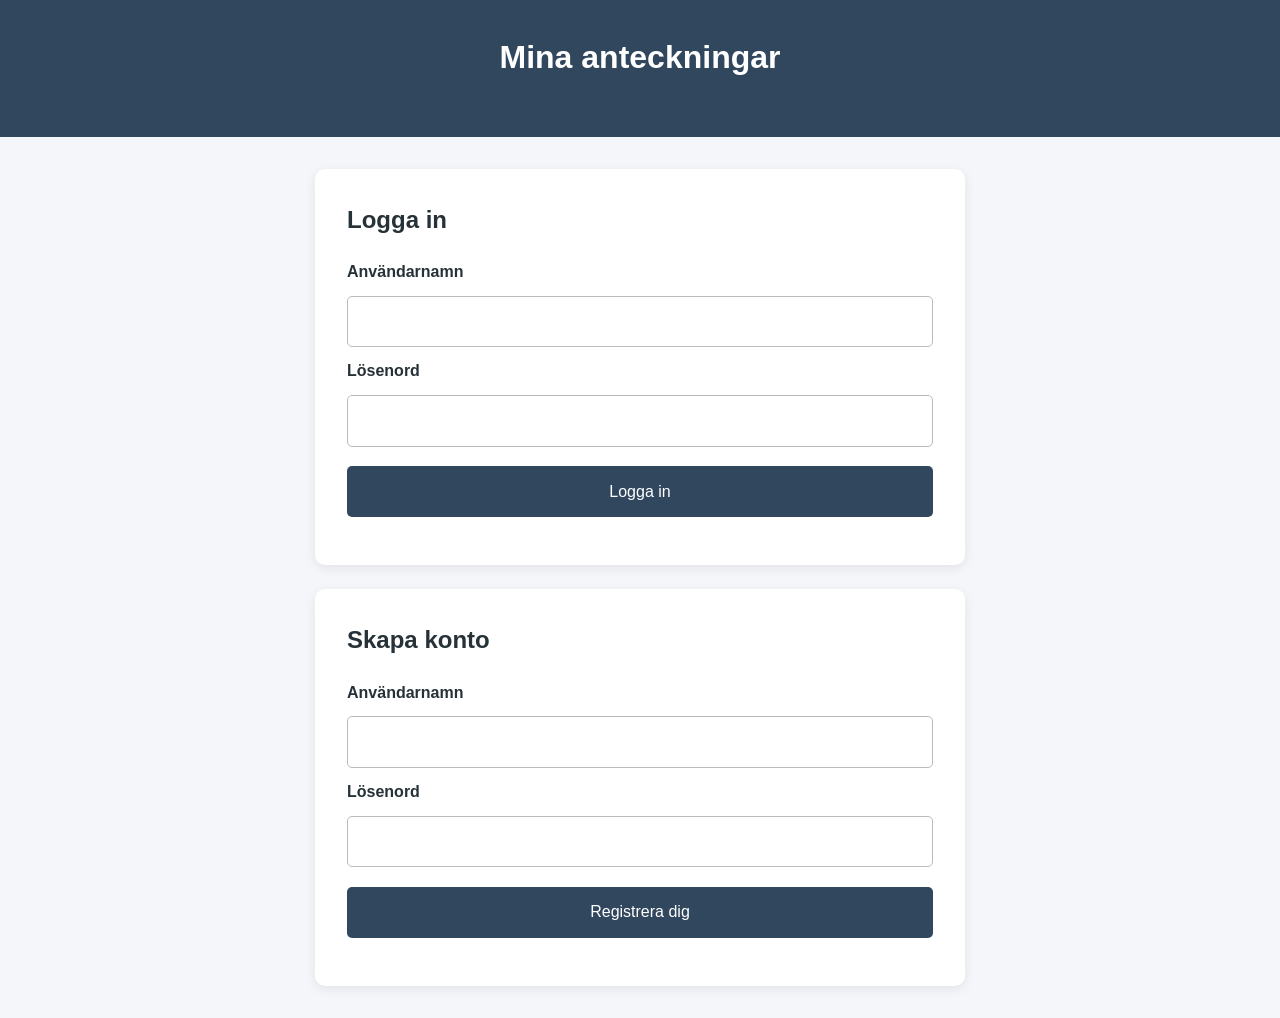
<file: index.html>
<!DOCTYPE html>
<html lang="sv">

<head>
    <meta charset="UTF-8">
    <meta name="viewport" content="width=device-width, initial-scale=1.0">
    <title>Lab 4 - Inloggning</title>
    <link rel="stylesheet" href="style.css">
</head>

<body>
    <header>
        <h1>Mina anteckningar</h1>
    </header>

    <main>
        <section>
            <h2>Logga in</h2>

            <form id="loginForm">
                <label for="username">Användarnamn</label>
                <input type="text" id="username" required>

                <label for="password">Lösenord</label>
                <input type="password" id="password" required>

                <button type="submit">Logga in</button>
            </form>

            <p id="message"></p>
        </section>

        <section>
            <h2>Skapa konto</h2>

            <form id="registerForm">
                <label for="registerUsername">Användarnamn</label>
                <input type="text" id="registerUsername" required>

                <label for="registerPassword">Lösenord</label>
                <input type="password" id="registerPassword" required>

                <button type="submit">Registrera dig</button>
            </form>

            <p id="registerMessage" aria-live="polite"></p>
        </section>

    </main>
    <script src="script.js"></script>
</body>

</html>
</file>
<file: style.css>
/* Grundläggande styling */
* {
    box-sizing: border-box;
}

body {
    margin: 0;
    font-family: Arial, Helvetica, sans-serif;
    background-color: #f5f6fa;
    color: #263238;
    line-height: 1.6;
}

/* Sidhuvud */
header {
    background-color: #30475e;
    color: white;
    padding: 2rem 1rem;
    text-align: center;
}

h1,
h2,
h3 {
    margin-top: 0;
}

/* Sidans innehåll */
main {
    width: 90%;
    max-width: 650px;
    margin: 2rem auto;
}

section {
    background-color: white;
    padding: 2rem;
    margin-bottom: 1.5rem;
    border-radius: 10px;
    box-shadow: 0 3px 12px rgba(0, 0, 0, 0.08);
}

/* Formulär */
form {
    display: flex;
    flex-direction: column;
    gap: 0.7rem;
    margin-bottom: 1rem;
}

label {
    font-weight: bold;
}

input,
textarea {
    width: 100%;
    padding: 0.75rem;
    border: 1px solid #bbb;
    border-radius: 5px;
    font: inherit;
}

/* Knappar */
button {
    background-color: #30475e;
    color: white;
    padding: 0.8rem 1.2rem;
    border: none;
    border-radius: 5px;
    font: inherit;
    cursor: pointer;
    margin-top: 0.5rem;
}

button:hover {
    background-color: #1e3449;
}

button:focus-visible,
input:focus-visible,
textarea:focus-visible {
    outline: 3px solid #527da5;
    outline-offset: 2px;
}

/* Anteckningar */
#notesList {
    list-style: none;
    padding: 0;
}

#notesList li {
    background-color: #f5f6fa;
    padding: 1rem;
    margin-bottom: 1rem;
    border-left: 4px solid #30475e;
    border-radius: 5px;
}

/* Dölj element med hidden-attribut */
[hidden] {
    display: none !important;
}

/* Anpassning för mobil */
@media (max-width: 480px) {
    main {
        width: 95%;
        margin: 1rem auto;
    }

    section {
        padding: 1.2rem;
    }

    header {
        padding: 1.5rem 1rem;
    }
}
</file>
